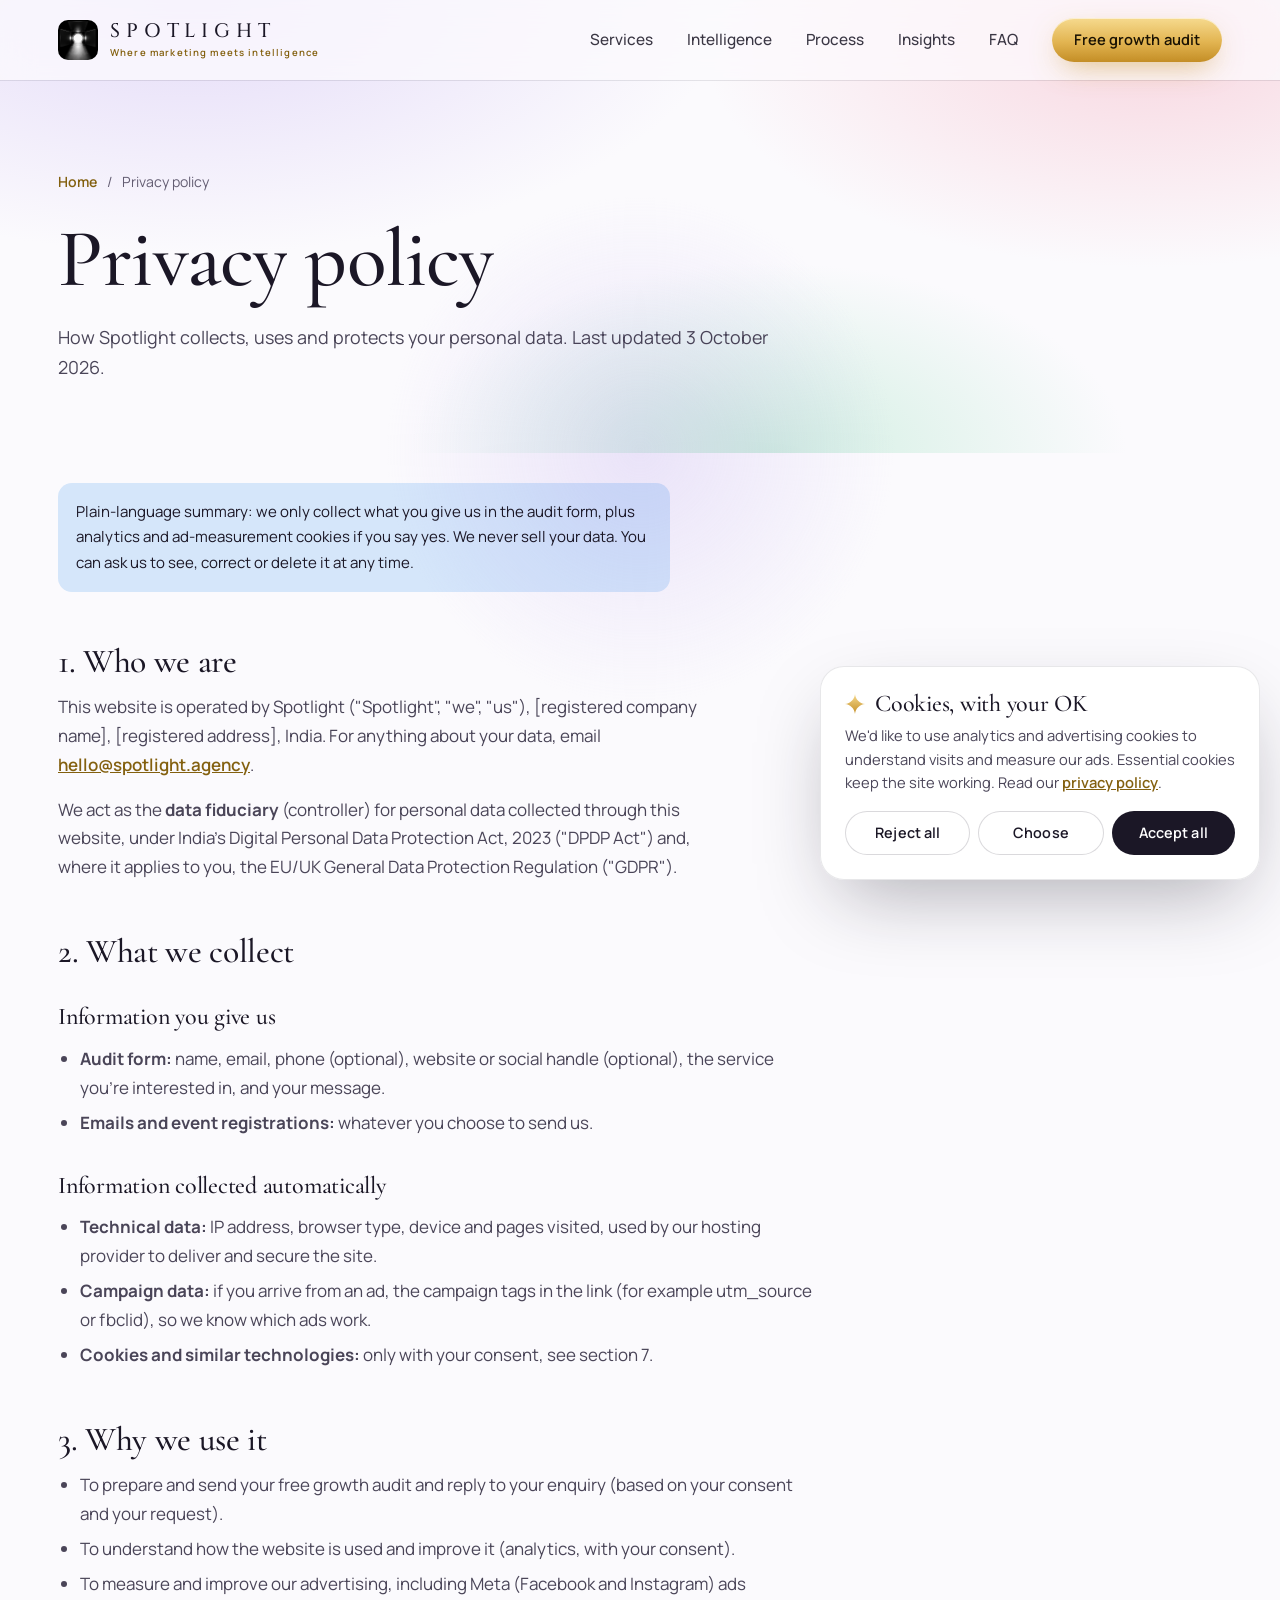
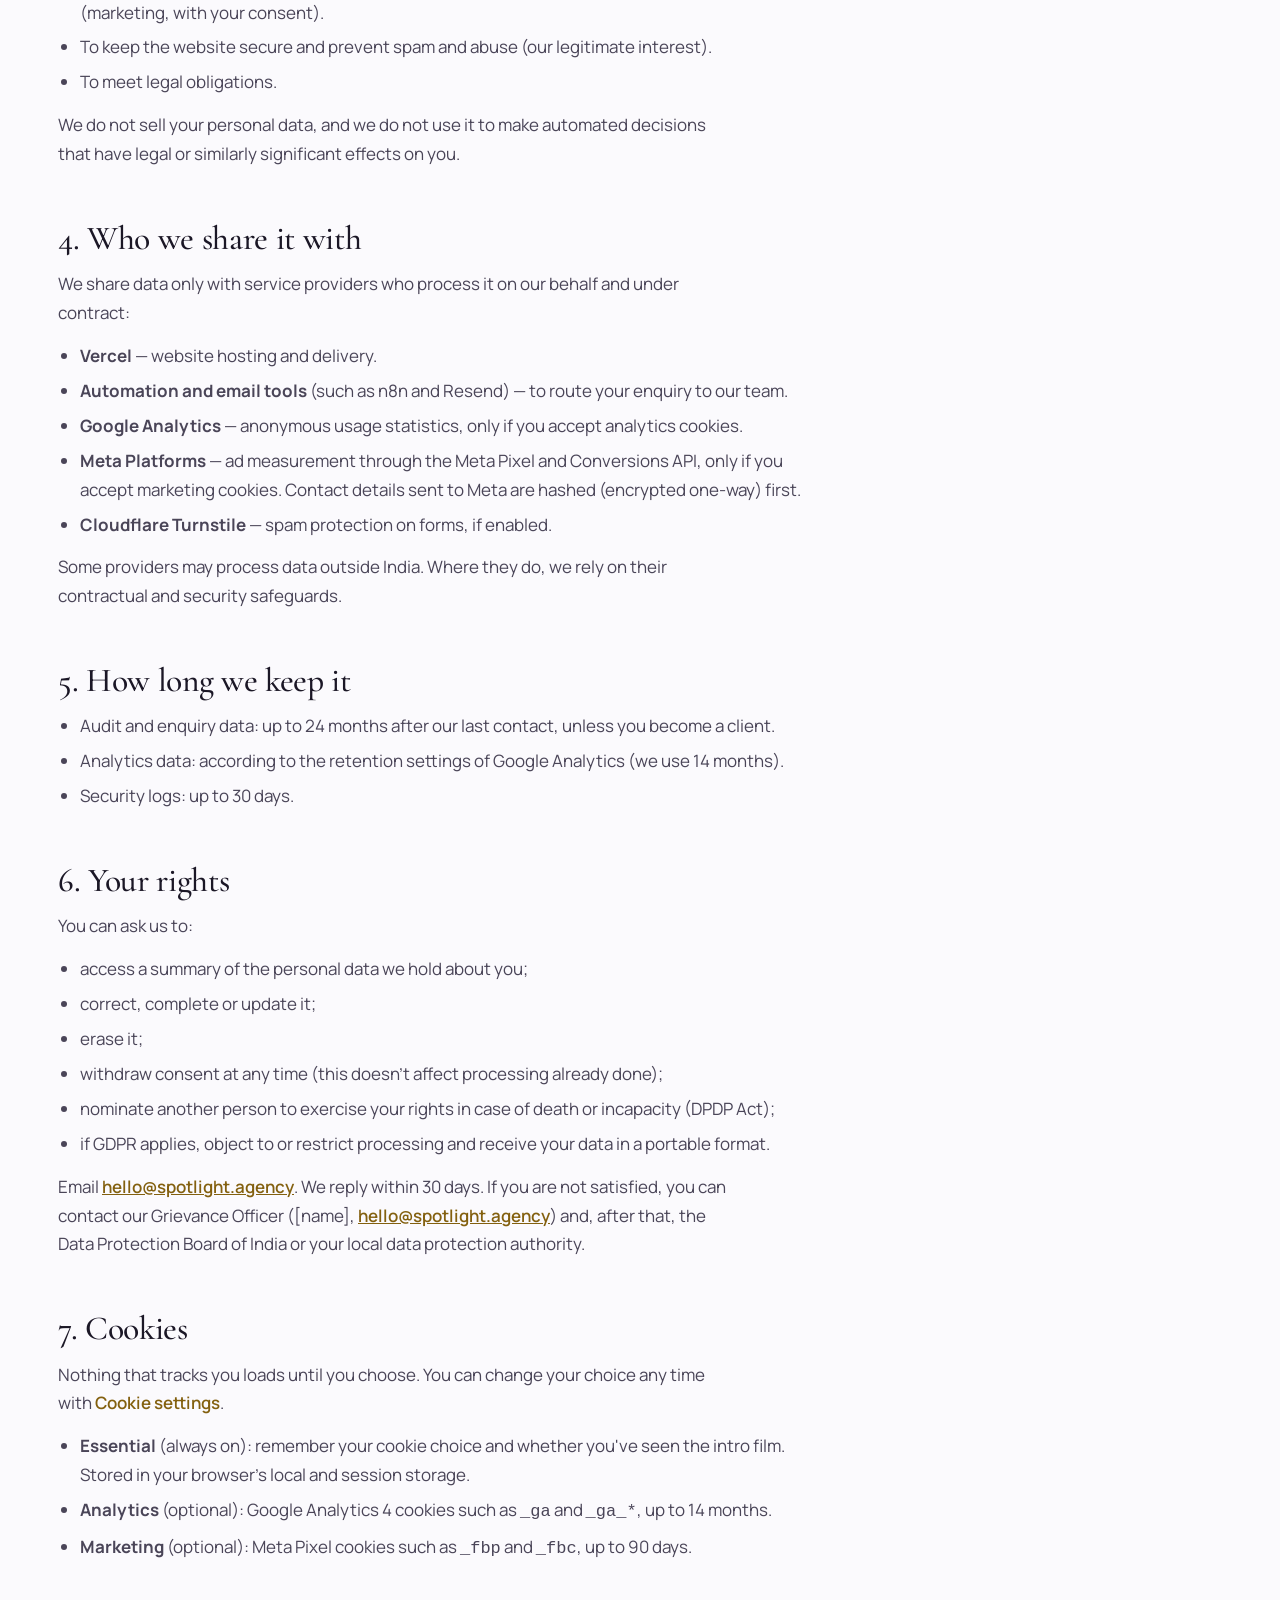
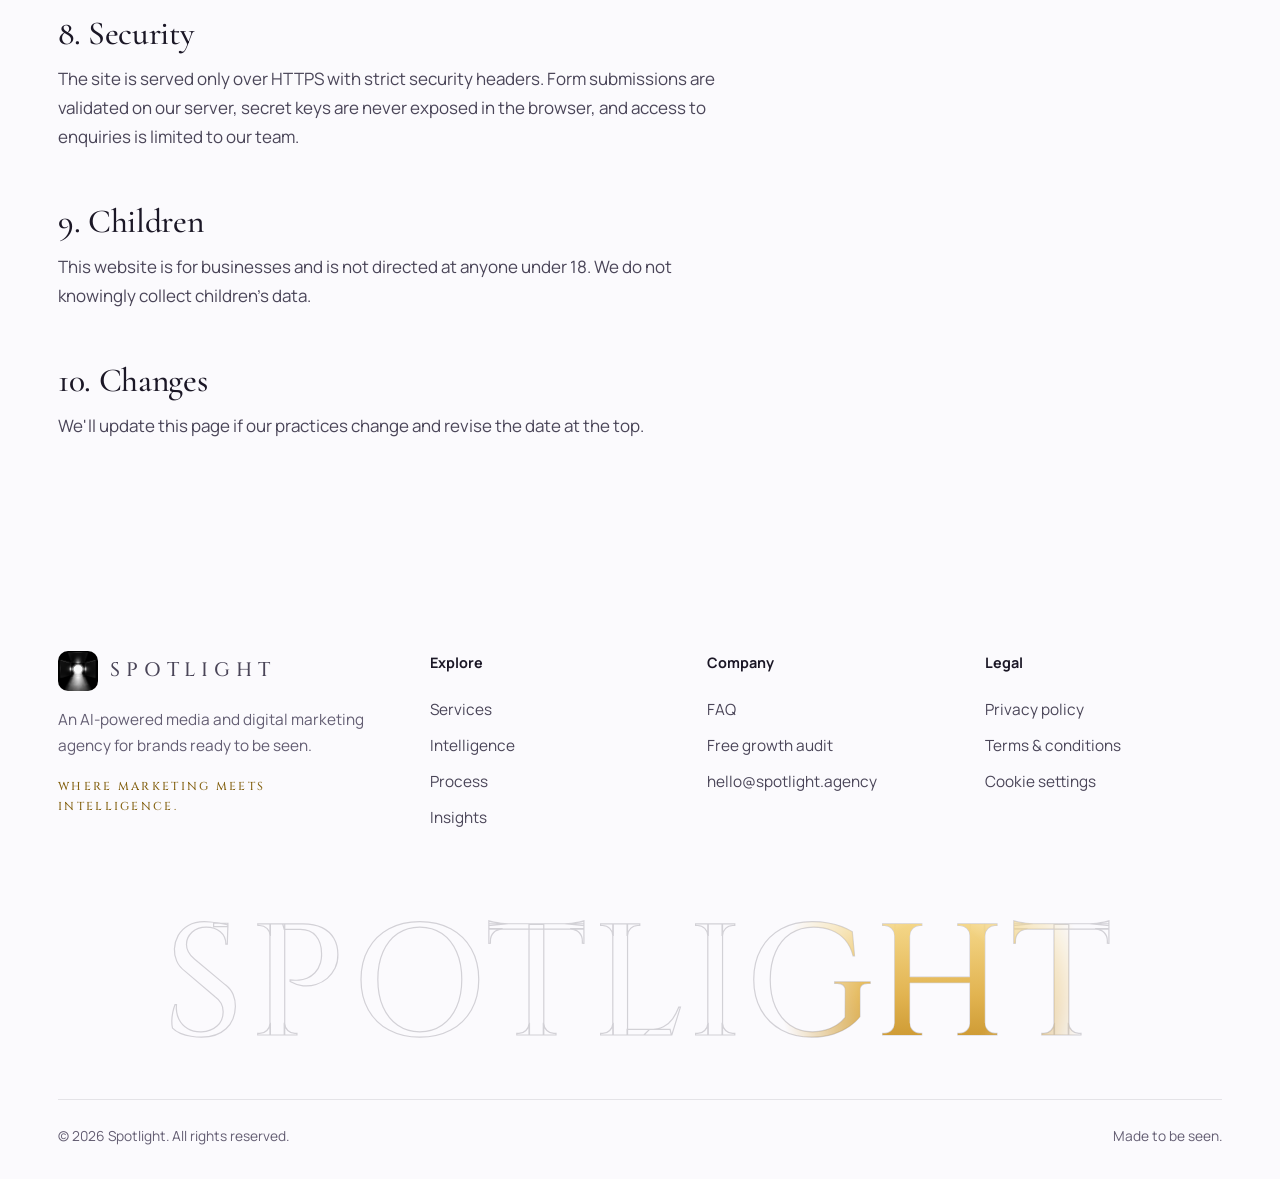
<file: privacy.html>
<!doctype html>
<html lang="en-IN">
<head>
<meta charset="utf-8">
<meta name="viewport" content="width=device-width, initial-scale=1, viewport-fit=cover">
<title>Privacy policy | Spotlight</title>
<meta name="description" content="How Spotlight collects, uses and protects your personal data, your rights under India&#39;s DPDP Act and GDPR, and how cookies are used on this site.">
<link rel="canonical" href="https://spotlight.agency/privacy">
<meta name="robots" content="index, follow, max-image-preview:large">
<meta name="theme-color" content="#FBFAFD">
<meta property="og:type" content="website">
<meta property="og:site_name" content="Spotlight">
<meta property="og:locale" content="en_IN">
<meta property="og:url" content="https://spotlight.agency/privacy">
<meta property="og:title" content="Privacy policy | Spotlight">
<meta property="og:description" content="How Spotlight collects, uses and protects your personal data, your rights under India&#39;s DPDP Act and GDPR, and how cookies are used on this site.">
<meta property="og:image" content="https://spotlight.agency/og-image.jpg">
<meta property="og:image:width" content="1200">
<meta property="og:image:height" content="630">
<meta name="twitter:card" content="summary_large_image">
<meta name="twitter:title" content="Privacy policy | Spotlight">
<meta name="twitter:description" content="How Spotlight collects, uses and protects your personal data, your rights under India&#39;s DPDP Act and GDPR, and how cookies are used on this site.">
<meta name="twitter:image" content="https://spotlight.agency/og-image.jpg">
<link rel="icon" type="image/png" sizes="32x32" href="/favicon-32.png">
<link rel="apple-touch-icon" sizes="180x180" href="/favicon-180.png">
<link rel="manifest" href="/site.webmanifest">
<link rel="alternate" type="application/rss+xml" title="Spotlight Insights" href="/feed.xml">
<link rel="preload" as="font" type="font/woff2" href="/font-manrope.woff2" crossorigin>
<link rel="preload" as="font" type="font/woff2" href="/font-cormorant-500.woff2" crossorigin>
<link rel="stylesheet" href="/style.css">
<script src="/main.js" defer></script>
<script type="application/ld+json">{"@context":"https://schema.org","@type":"WebPage","name":"Privacy policy","url":"https://spotlight.agency/privacy","dateModified":"2026-10-03"}</script>
<script type="application/ld+json">{"@context":"https://schema.org","@type":"BreadcrumbList","itemListElement":[{"@type":"ListItem","position":1,"name":"Home","item":"https://spotlight.agency/"},{"@type":"ListItem","position":2,"name":"Privacy policy","item":"https://spotlight.agency/privacy"}]}</script>

</head>
<body class="page-light">
<a class="skip" href="#main">Skip to content</a>
<div class="progress" aria-hidden="true"></div>
<div class="spot" aria-hidden="true"></div>
<div class="cursor" aria-hidden="true"></div>
<div class="cursor-ring" aria-hidden="true"><span></span></div>
<noscript><style>[data-reveal]{opacity:1;transform:none;clip-path:none}[data-split] .w>span{transform:none}</style></noscript>
<header class="site-header" id="header">
  <div class="wrap nav">
    <a href="/" class="brand"><img src="/favicon-180.png" alt="" width="40" height="40"><span class="brand-word">SPOTLIGHT<small>Where marketing meets intelligence</small></span></a>
    <button class="burger" type="button" aria-label="Open menu" aria-expanded="false" aria-controls="menu"><i></i><i></i><i></i></button>
    <nav class="menu" id="menu" aria-label="Main">
      <a href="/#services">Services</a>
      <a href="/#intelligence">Intelligence</a>
      <a href="/#process">Process</a>
      <a href="/insights">Insights</a>
      <a href="/#faq">FAQ</a>
      <a href="/#audit" class="btn btn-gold magnetic" data-cta="nav">Free growth audit</a>
    </nav>
  </div>
</header>
<main id="main">
<section class="page-hero"><div class="wrap">
  <nav class="crumbs" aria-label="Breadcrumb"><a href="/">Home</a><span aria-hidden="true">/</span><span>Privacy policy</span></nav>
  <h1 data-split>Privacy policy</h1>
  <p class="lede">How Spotlight collects, uses and protects your personal data. Last updated 3 October 2026.</p>
</div></section>
<div class="wrap"><div class="prose" data-reveal>
<p class="note">Plain-language summary: we only collect what you give us in the audit form, plus analytics and ad-measurement cookies if you say yes. We never sell your data. You can ask us to see, correct or delete it at any time.</p>

<h2 id="who">1. Who we are</h2>
<p>This website is operated by Spotlight ("Spotlight", "we", "us"), [registered company name], [registered address], India. For anything about your data, email <a href="mailto:hello@spotlight.agency">hello@spotlight.agency</a>.</p>
<p>We act as the <strong>data fiduciary</strong> (controller) for personal data collected through this website, under India's Digital Personal Data Protection Act, 2023 ("DPDP Act") and, where it applies to you, the EU/UK General Data Protection Regulation ("GDPR").</p>

<h2 id="collect">2. What we collect</h2>
<h3>Information you give us</h3>
<ul>
<li><strong>Audit form:</strong> name, email, phone (optional), website or social handle (optional), the service you're interested in, and your message.</li>
<li><strong>Emails and event registrations:</strong> whatever you choose to send us.</li>
</ul>
<h3>Information collected automatically</h3>
<ul>
<li><strong>Technical data:</strong> IP address, browser type, device and pages visited, used by our hosting provider to deliver and secure the site.</li>
<li><strong>Campaign data:</strong> if you arrive from an ad, the campaign tags in the link (for example utm_source or fbclid), so we know which ads work.</li>
<li><strong>Cookies and similar technologies:</strong> only with your consent, see section 7.</li>
</ul>

<h2 id="use">3. Why we use it</h2>
<ul>
<li>To prepare and send your free growth audit and reply to your enquiry (based on your consent and your request).</li>
<li>To understand how the website is used and improve it (analytics, with your consent).</li>
<li>To measure and improve our advertising, including Meta (Facebook and Instagram) ads (marketing, with your consent).</li>
<li>To keep the website secure and prevent spam and abuse (our legitimate interest).</li>
<li>To meet legal obligations.</li>
</ul>
<p>We do not sell your personal data, and we do not use it to make automated decisions that have legal or similarly significant effects on you.</p>

<h2 id="share">4. Who we share it with</h2>
<p>We share data only with service providers who process it on our behalf and under contract:</p>
<ul>
<li><strong>Vercel</strong> — website hosting and delivery.</li>
<li><strong>Automation and email tools</strong> (such as n8n and Resend) — to route your enquiry to our team.</li>
<li><strong>Google Analytics</strong> — anonymous usage statistics, only if you accept analytics cookies.</li>
<li><strong>Meta Platforms</strong> — ad measurement through the Meta Pixel and Conversions API, only if you accept marketing cookies. Contact details sent to Meta are hashed (encrypted one-way) first.</li>
<li><strong>Cloudflare Turnstile</strong> — spam protection on forms, if enabled.</li>
</ul>
<p>Some providers may process data outside India. Where they do, we rely on their contractual and security safeguards.</p>

<h2 id="keep">5. How long we keep it</h2>
<ul>
<li>Audit and enquiry data: up to 24 months after our last contact, unless you become a client.</li>
<li>Analytics data: according to the retention settings of Google Analytics (we use 14 months).</li>
<li>Security logs: up to 30 days.</li>
</ul>

<h2 id="rights">6. Your rights</h2>
<p>You can ask us to:</p>
<ul>
<li>access a summary of the personal data we hold about you;</li>
<li>correct, complete or update it;</li>
<li>erase it;</li>
<li>withdraw consent at any time (this doesn't affect processing already done);</li>
<li>nominate another person to exercise your rights in case of death or incapacity (DPDP Act);</li>
<li>if GDPR applies, object to or restrict processing and receive your data in a portable format.</li>
</ul>
<p>Email <a href="mailto:hello@spotlight.agency">hello@spotlight.agency</a>. We reply within 30 days. If you are not satisfied, you can contact our Grievance Officer ([name], <a href="mailto:hello@spotlight.agency">hello@spotlight.agency</a>) and, after that, the Data Protection Board of India or your local data protection authority.</p>

<h2 id="cookies">7. Cookies</h2>
<p>Nothing that tracks you loads until you choose. You can change your choice any time with <button type="button" data-open-consent class="text-link">Cookie settings</button>.</p>
<ul>
<li><strong>Essential</strong> (always on): remember your cookie choice and whether you've seen the intro film. Stored in your browser's local and session storage.</li>
<li><strong>Analytics</strong> (optional): Google Analytics 4 cookies such as <code>_ga</code> and <code>_ga_*</code>, up to 14 months.</li>
<li><strong>Marketing</strong> (optional): Meta Pixel cookies such as <code>_fbp</code> and <code>_fbc</code>, up to 90 days.</li>
</ul>

<h2 id="security">8. Security</h2>
<p>The site is served only over HTTPS with strict security headers. Form submissions are validated on our server, secret keys are never exposed in the browser, and access to enquiries is limited to our team.</p>

<h2 id="children">9. Children</h2>
<p>This website is for businesses and is not directed at anyone under 18. We do not knowingly collect children's data.</p>

<h2 id="changes">10. Changes</h2>
<p>We'll update this page if our practices change and revise the date at the top.</p>
</div></div>
</main>
<footer class="site-footer" id="footer">
  <div class="wrap">
    <div class="foot-grid">
      <div class="foot-brand">
        <a href="/" class="brand"><img src="/favicon-180.png" alt="" width="40" height="40" loading="lazy"><span class="brand-word">SPOTLIGHT</span></a>
        <p>An AI-powered media and digital marketing agency for brands ready to be seen.</p>
        <p class="tag">WHERE MARKETING MEETS INTELLIGENCE.</p>
      </div>
      <div><h4>Explore</h4><a href="/#services">Services</a><a href="/#intelligence">Intelligence</a><a href="/#process">Process</a><a href="/insights">Insights</a></div>
      <div><h4>Company</h4><a href="/#faq">FAQ</a><a href="/#audit">Free growth audit</a><a href="mailto:hello@spotlight.agency">hello@spotlight.agency</a></div>
      <div><h4>Legal</h4><a href="/privacy">Privacy policy</a><a href="/terms">Terms &amp; conditions</a><button type="button" data-open-consent>Cookie settings</button></div>
    </div>
    <div class="bigword" aria-hidden="true"><span class="outline">SPOTLIGHT</span><span class="fill">SPOTLIGHT</span></div>
    <div class="copyright"><span>© <span data-year>2026</span> Spotlight. All rights reserved.</span><span>Made to be seen.</span></div>
  </div>
</footer>
<div class="consent" id="consent" role="dialog" aria-labelledby="consent-title" aria-describedby="consent-desc">
  <h2 id="consent-title"><svg width="20" height="20" viewBox="0 0 24 24" aria-hidden="true"><use href="#i-star"/></svg>Cookies, with your OK</h2>
  <p id="consent-desc">We'd like to use analytics and advertising cookies to understand visits and measure our ads. Essential cookies keep the site working. Read our <a href="/privacy#cookies">privacy policy</a>.</p>
  <div class="consent-opts">
    <div class="opt-row"><div><b>Essential</b><span>Required for the site to work</span></div><label class="switch"><input type="checkbox" checked disabled aria-label="Essential cookies, always on"><i></i></label></div>
    <div class="opt-row"><div><b>Analytics</b><span>Google Analytics: anonymous visit stats</span></div><label class="switch"><input type="checkbox" id="c-analytics" aria-label="Analytics cookies"><i></i></label></div>
    <div class="opt-row"><div><b>Marketing</b><span>Meta Pixel: measure and improve our ads</span></div><label class="switch"><input type="checkbox" id="c-marketing" aria-label="Marketing cookies"><i></i></label></div>
  </div>
  <div class="consent-actions">
    <button type="button" class="btn btn-line" data-consent="reject">Reject all</button>
    <button type="button" class="btn btn-line" data-consent="custom">Choose</button>
    <button type="button" class="btn btn-ink" data-consent="accept">Accept all</button>
  </div>
</div>
<svg width="0" height="0" style="position:absolute" aria-hidden="true"><defs><linearGradient id="g-gold" x1="0" y1="0" x2="0" y2="1"><stop offset="0" stop-color="#F6DA8E"/><stop offset="1" stop-color="#C48E26"/></linearGradient><symbol id="i-star" viewBox="0 0 24 24"><path fill="url(#g-gold)" d="M12 0c.6 6.4 5.6 11.4 12 12-6.4.6-11.4 5.6-12 12-.6-6.4-5.6-11.4-12-12C6.4 11.4 11.4 6.4 12 0z"/></symbol></defs></svg>
</body>
</html>
</file>
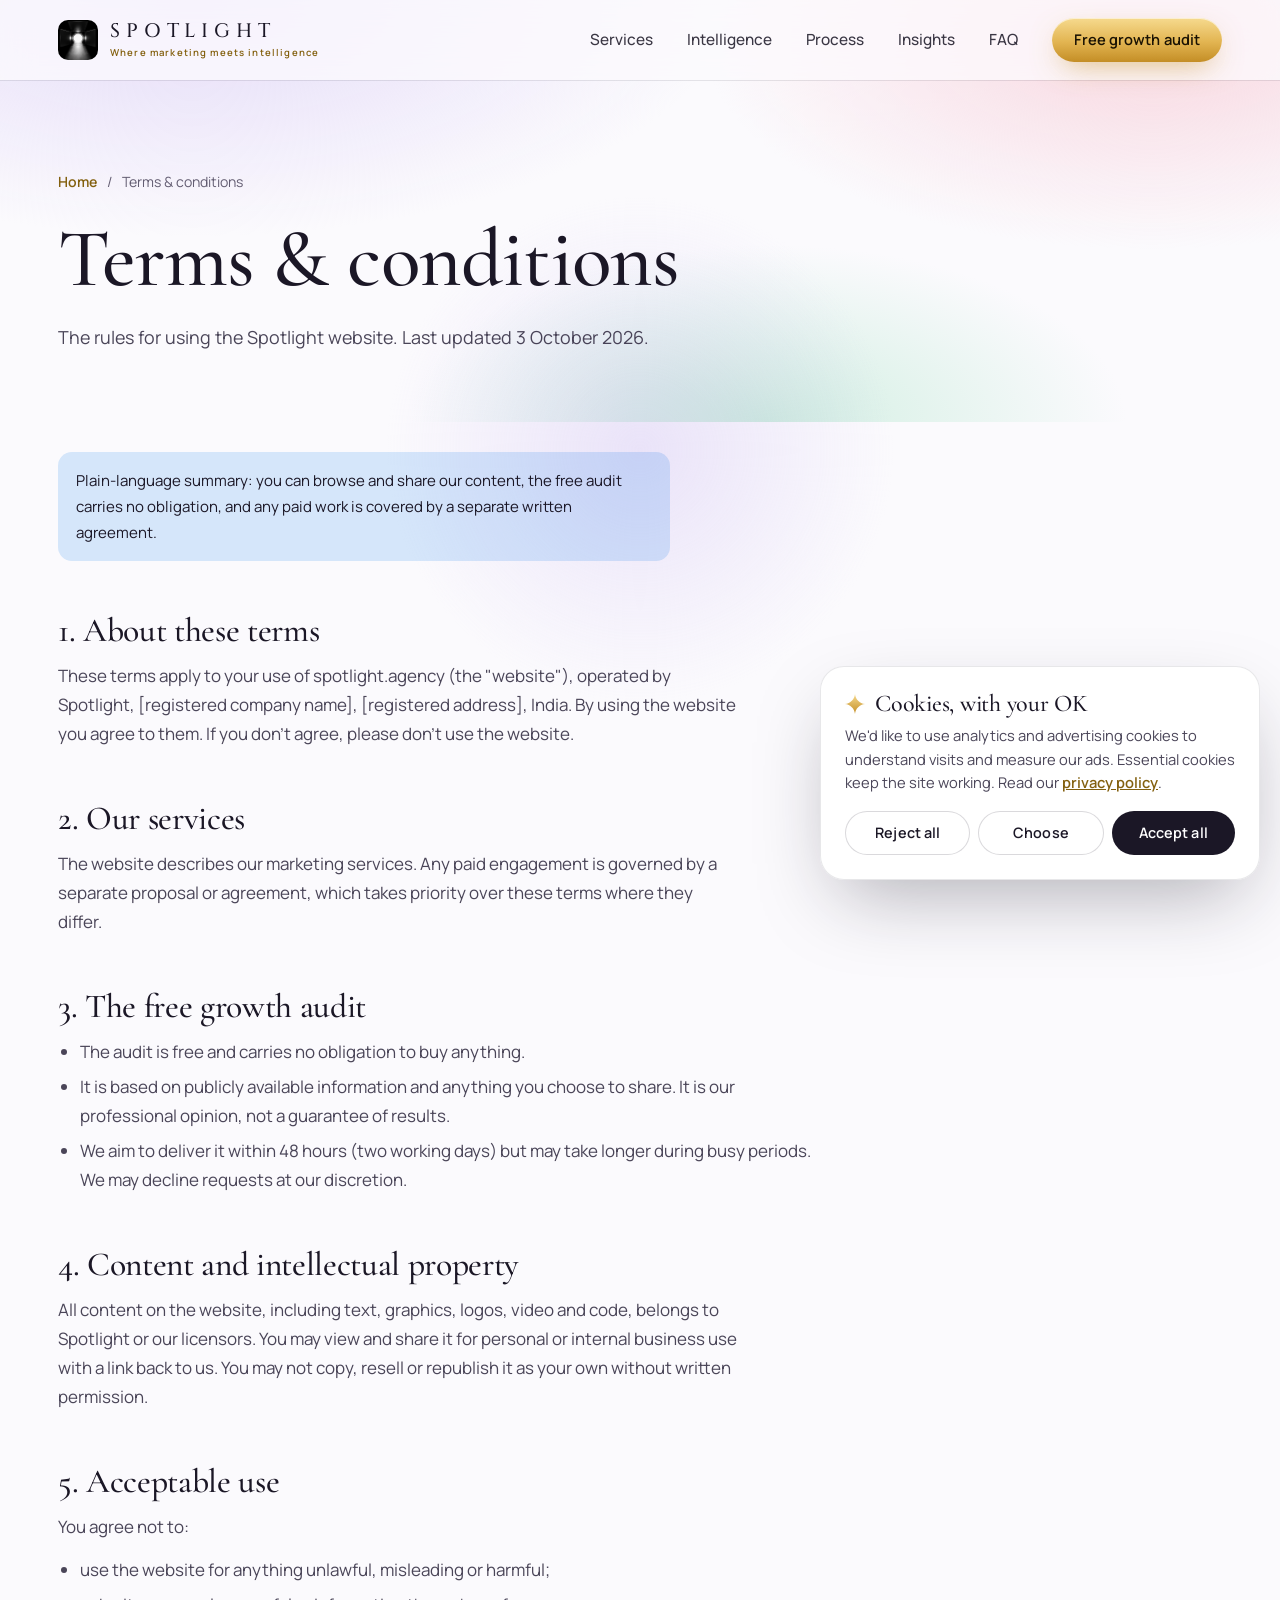
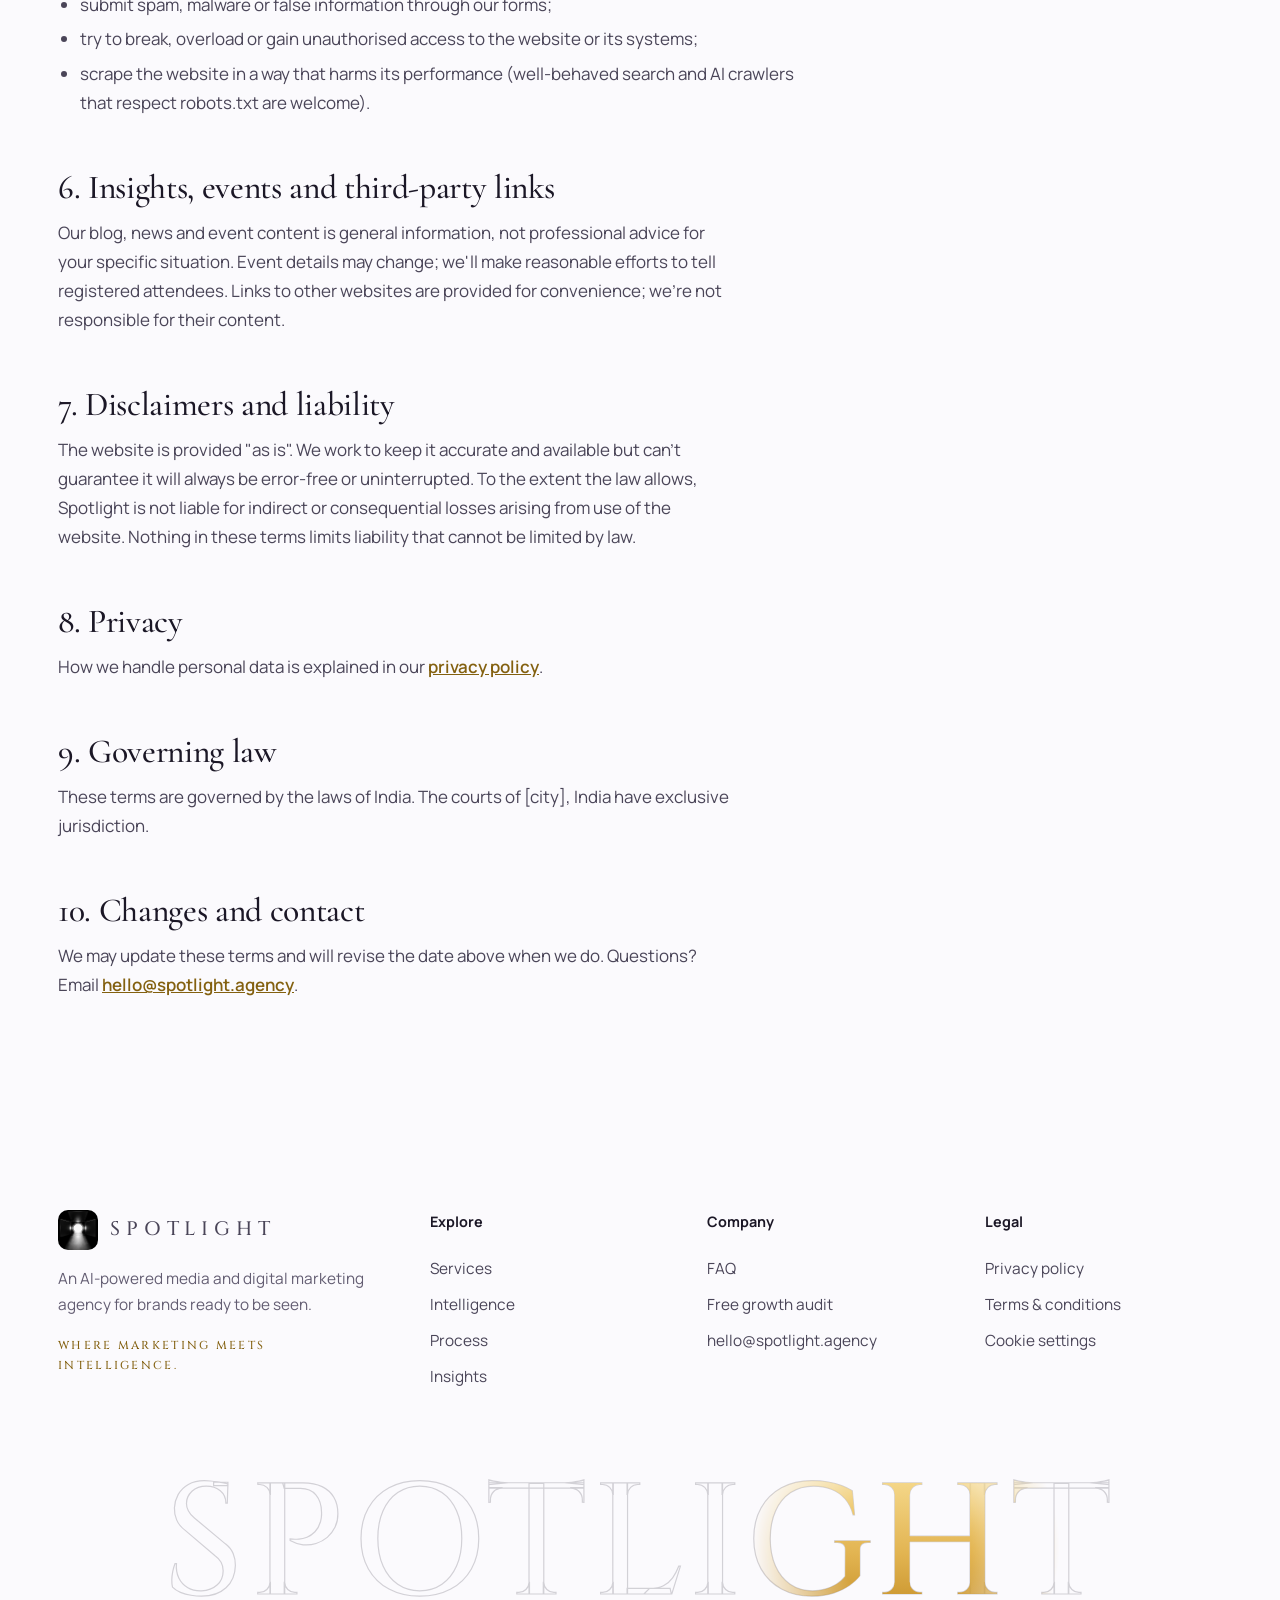
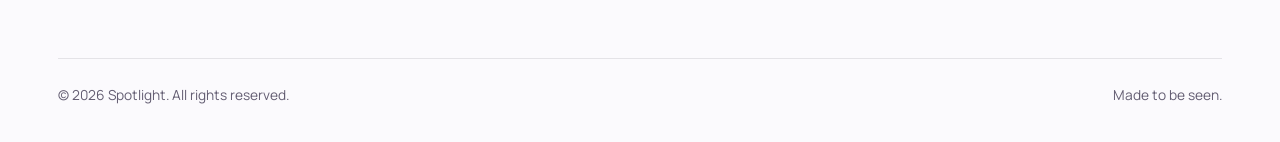
<file: terms.html>
<!doctype html>
<html lang="en-IN">
<head>
<meta charset="utf-8">
<meta name="viewport" content="width=device-width, initial-scale=1, viewport-fit=cover">
<title>Terms &amp; conditions | Spotlight</title>
<meta name="description" content="The terms for using the Spotlight website, the free growth audit, our content and insights.">
<link rel="canonical" href="https://spotlight.agency/terms">
<meta name="robots" content="index, follow, max-image-preview:large">
<meta name="theme-color" content="#FBFAFD">
<meta property="og:type" content="website">
<meta property="og:site_name" content="Spotlight">
<meta property="og:locale" content="en_IN">
<meta property="og:url" content="https://spotlight.agency/terms">
<meta property="og:title" content="Terms &amp; conditions | Spotlight">
<meta property="og:description" content="The terms for using the Spotlight website, the free growth audit, our content and insights.">
<meta property="og:image" content="https://spotlight.agency/og-image.jpg">
<meta property="og:image:width" content="1200">
<meta property="og:image:height" content="630">
<meta name="twitter:card" content="summary_large_image">
<meta name="twitter:title" content="Terms &amp; conditions | Spotlight">
<meta name="twitter:description" content="The terms for using the Spotlight website, the free growth audit, our content and insights.">
<meta name="twitter:image" content="https://spotlight.agency/og-image.jpg">
<link rel="icon" type="image/png" sizes="32x32" href="/favicon-32.png">
<link rel="apple-touch-icon" sizes="180x180" href="/favicon-180.png">
<link rel="manifest" href="/site.webmanifest">
<link rel="alternate" type="application/rss+xml" title="Spotlight Insights" href="/feed.xml">
<link rel="preload" as="font" type="font/woff2" href="/font-manrope.woff2" crossorigin>
<link rel="preload" as="font" type="font/woff2" href="/font-cormorant-500.woff2" crossorigin>
<link rel="stylesheet" href="/style.css">
<script src="/main.js" defer></script>
<script type="application/ld+json">{"@context":"https://schema.org","@type":"WebPage","name":"Terms & conditions","url":"https://spotlight.agency/terms","dateModified":"2026-10-03"}</script>
<script type="application/ld+json">{"@context":"https://schema.org","@type":"BreadcrumbList","itemListElement":[{"@type":"ListItem","position":1,"name":"Home","item":"https://spotlight.agency/"},{"@type":"ListItem","position":2,"name":"Terms & conditions","item":"https://spotlight.agency/terms"}]}</script>

</head>
<body class="page-light">
<a class="skip" href="#main">Skip to content</a>
<div class="progress" aria-hidden="true"></div>
<div class="spot" aria-hidden="true"></div>
<div class="cursor" aria-hidden="true"></div>
<div class="cursor-ring" aria-hidden="true"><span></span></div>
<noscript><style>[data-reveal]{opacity:1;transform:none;clip-path:none}[data-split] .w>span{transform:none}</style></noscript>
<header class="site-header" id="header">
  <div class="wrap nav">
    <a href="/" class="brand"><img src="/favicon-180.png" alt="" width="40" height="40"><span class="brand-word">SPOTLIGHT<small>Where marketing meets intelligence</small></span></a>
    <button class="burger" type="button" aria-label="Open menu" aria-expanded="false" aria-controls="menu"><i></i><i></i><i></i></button>
    <nav class="menu" id="menu" aria-label="Main">
      <a href="/#services">Services</a>
      <a href="/#intelligence">Intelligence</a>
      <a href="/#process">Process</a>
      <a href="/insights">Insights</a>
      <a href="/#faq">FAQ</a>
      <a href="/#audit" class="btn btn-gold magnetic" data-cta="nav">Free growth audit</a>
    </nav>
  </div>
</header>
<main id="main">
<section class="page-hero"><div class="wrap">
  <nav class="crumbs" aria-label="Breadcrumb"><a href="/">Home</a><span aria-hidden="true">/</span><span>Terms &amp; conditions</span></nav>
  <h1 data-split>Terms &amp; conditions</h1>
  <p class="lede">The rules for using the Spotlight website. Last updated 3 October 2026.</p>
</div></section>
<div class="wrap"><div class="prose" data-reveal>
<p class="note">Plain-language summary: you can browse and share our content, the free audit carries no obligation, and any paid work is covered by a separate written agreement.</p>

<h2>1. About these terms</h2>
<p>These terms apply to your use of spotlight.agency (the "website"), operated by Spotlight, [registered company name], [registered address], India. By using the website you agree to them. If you don't agree, please don't use the website.</p>

<h2>2. Our services</h2>
<p>The website describes our marketing services. Any paid engagement is governed by a separate proposal or agreement, which takes priority over these terms where they differ.</p>

<h2>3. The free growth audit</h2>
<ul>
<li>The audit is free and carries no obligation to buy anything.</li>
<li>It is based on publicly available information and anything you choose to share. It is our professional opinion, not a guarantee of results.</li>
<li>We aim to deliver it within 48 hours (two working days) but may take longer during busy periods. We may decline requests at our discretion.</li>
</ul>

<h2>4. Content and intellectual property</h2>
<p>All content on the website, including text, graphics, logos, video and code, belongs to Spotlight or our licensors. You may view and share it for personal or internal business use with a link back to us. You may not copy, resell or republish it as your own without written permission.</p>

<h2>5. Acceptable use</h2>
<p>You agree not to:</p>
<ul>
<li>use the website for anything unlawful, misleading or harmful;</li>
<li>submit spam, malware or false information through our forms;</li>
<li>try to break, overload or gain unauthorised access to the website or its systems;</li>
<li>scrape the website in a way that harms its performance (well-behaved search and AI crawlers that respect robots.txt are welcome).</li>
</ul>

<h2>6. Insights, events and third-party links</h2>
<p>Our blog, news and event content is general information, not professional advice for your specific situation. Event details may change; we'll make reasonable efforts to tell registered attendees. Links to other websites are provided for convenience; we're not responsible for their content.</p>

<h2>7. Disclaimers and liability</h2>
<p>The website is provided "as is". We work to keep it accurate and available but can't guarantee it will always be error-free or uninterrupted. To the extent the law allows, Spotlight is not liable for indirect or consequential losses arising from use of the website. Nothing in these terms limits liability that cannot be limited by law.</p>

<h2>8. Privacy</h2>
<p>How we handle personal data is explained in our <a href="/privacy">privacy policy</a>.</p>

<h2>9. Governing law</h2>
<p>These terms are governed by the laws of India. The courts of [city], India have exclusive jurisdiction.</p>

<h2>10. Changes and contact</h2>
<p>We may update these terms and will revise the date above when we do. Questions? Email <a href="mailto:hello@spotlight.agency">hello@spotlight.agency</a>.</p>
</div></div>
</main>
<footer class="site-footer" id="footer">
  <div class="wrap">
    <div class="foot-grid">
      <div class="foot-brand">
        <a href="/" class="brand"><img src="/favicon-180.png" alt="" width="40" height="40" loading="lazy"><span class="brand-word">SPOTLIGHT</span></a>
        <p>An AI-powered media and digital marketing agency for brands ready to be seen.</p>
        <p class="tag">WHERE MARKETING MEETS INTELLIGENCE.</p>
      </div>
      <div><h4>Explore</h4><a href="/#services">Services</a><a href="/#intelligence">Intelligence</a><a href="/#process">Process</a><a href="/insights">Insights</a></div>
      <div><h4>Company</h4><a href="/#faq">FAQ</a><a href="/#audit">Free growth audit</a><a href="mailto:hello@spotlight.agency">hello@spotlight.agency</a></div>
      <div><h4>Legal</h4><a href="/privacy">Privacy policy</a><a href="/terms">Terms &amp; conditions</a><button type="button" data-open-consent>Cookie settings</button></div>
    </div>
    <div class="bigword" aria-hidden="true"><span class="outline">SPOTLIGHT</span><span class="fill">SPOTLIGHT</span></div>
    <div class="copyright"><span>© <span data-year>2026</span> Spotlight. All rights reserved.</span><span>Made to be seen.</span></div>
  </div>
</footer>
<div class="consent" id="consent" role="dialog" aria-labelledby="consent-title" aria-describedby="consent-desc">
  <h2 id="consent-title"><svg width="20" height="20" viewBox="0 0 24 24" aria-hidden="true"><use href="#i-star"/></svg>Cookies, with your OK</h2>
  <p id="consent-desc">We'd like to use analytics and advertising cookies to understand visits and measure our ads. Essential cookies keep the site working. Read our <a href="/privacy#cookies">privacy policy</a>.</p>
  <div class="consent-opts">
    <div class="opt-row"><div><b>Essential</b><span>Required for the site to work</span></div><label class="switch"><input type="checkbox" checked disabled aria-label="Essential cookies, always on"><i></i></label></div>
    <div class="opt-row"><div><b>Analytics</b><span>Google Analytics: anonymous visit stats</span></div><label class="switch"><input type="checkbox" id="c-analytics" aria-label="Analytics cookies"><i></i></label></div>
    <div class="opt-row"><div><b>Marketing</b><span>Meta Pixel: measure and improve our ads</span></div><label class="switch"><input type="checkbox" id="c-marketing" aria-label="Marketing cookies"><i></i></label></div>
  </div>
  <div class="consent-actions">
    <button type="button" class="btn btn-line" data-consent="reject">Reject all</button>
    <button type="button" class="btn btn-line" data-consent="custom">Choose</button>
    <button type="button" class="btn btn-ink" data-consent="accept">Accept all</button>
  </div>
</div>
<svg width="0" height="0" style="position:absolute" aria-hidden="true"><defs><linearGradient id="g-gold" x1="0" y1="0" x2="0" y2="1"><stop offset="0" stop-color="#F6DA8E"/><stop offset="1" stop-color="#C48E26"/></linearGradient><symbol id="i-star" viewBox="0 0 24 24"><path fill="url(#g-gold)" d="M12 0c.6 6.4 5.6 11.4 12 12-6.4.6-11.4 5.6-12 12-.6-6.4-5.6-11.4-12-12C6.4 11.4 11.4 6.4 12 0z"/></symbol></defs></svg>
</body>
</html>
</file>
<file: style.css>
/* =========================================================
   SPOTLIGHT — Where marketing meets intelligence.
   Concept: from the dark stage into the light.
   A cinematic black hero (the intro film) opens onto a pearl
   world lit by pastel stage "gels": rose, lilac, mint, sky, peach.
   ========================================================= */

/* Self-hosted fonts: faster (no third-party connection) and privacy-friendly */
@font-face{font-family:"Cormorant Garamond";font-style:normal;font-weight:500;font-display:swap;src:url(/font-cormorant-500.woff2) format("woff2")}
@font-face{font-family:"Cormorant Garamond";font-style:normal;font-weight:600;font-display:swap;src:url(/font-cormorant-600.woff2) format("woff2")}
@font-face{font-family:"Manrope";font-style:normal;font-weight:200 800;font-display:swap;src:url(/font-manrope.woff2) format("woff2")}
@font-face{font-family:"Cinzel";font-style:normal;font-weight:500;font-display:swap;src:url(/font-cinzel-500.woff2) format("woff2")}

:root{
  /* ink + paper */
  --ink:#1B1726;
  --ink-2:#4A4558;
  --muted:#635D72;
  --pearl:#FBFAFD;
  --paper:#FFFFFF;
  --line:rgba(27,23,38,.10);
  --line-2:rgba(27,23,38,.16);

  /* gold from the logo */
  --gold:#83600F;        /* text-safe on light (AA) */
  --gold-2:#C9972F;      /* decorative */
  --gold-hi:#EBC66E;     /* on dark */
  --gold-grad:linear-gradient(180deg,#F6DA8E 0%,#E2B451 55%,#C48E26 100%);

  /* stage gels (pastels) */
  --rose:#F8D8E1;
  --lilac:#E4DBF8;
  --mint:#D2EFE2;
  --sky:#D5E6FA;
  --peach:#FCE2CC;
  --butter:#FAEFC2;

  --stage:#000;
  --stage-text:#F2F1F5;
  --stage-muted:#B9B6C3;

  --display:"Cormorant Garamond", "Cormorant", Georgia, serif;
  --body:"Manrope", system-ui, -apple-system, "Segoe UI", sans-serif;
  --brand:"Cinzel", "Trajan Pro", Georgia, serif;

  --max:1220px;
  --r-lg:28px;
  --r-md:18px;
  --r-sm:12px;
  --ease:cubic-bezier(.2,.7,.1,1);
  --ease-out:cubic-bezier(.16,1,.3,1);
  --shadow:0 1px 2px rgba(27,23,38,.04),0 18px 50px -18px rgba(60,40,90,.22);
}

/* ---------- base ---------- */
*,*::before,*::after{box-sizing:border-box}
*{margin:0;padding:0}
html{-webkit-text-size-adjust:100%;scroll-padding-top:90px}
body{background:var(--pearl);color:var(--ink);font-family:var(--body);font-size:1.0625rem;line-height:1.7;-webkit-font-smoothing:antialiased;text-rendering:optimizeLegibility;overflow-x:hidden}
img,svg,video,canvas{display:block;max-width:100%}
a{color:inherit;text-decoration:none}
button{font:inherit;color:inherit;background:none;border:0;cursor:pointer}
ul{list-style:none}
::selection{background:var(--butter);color:var(--ink)}
:focus-visible{outline:2px solid var(--gold-2);outline-offset:3px;border-radius:6px}
.wrap{max-width:var(--max);margin:0 auto;padding:0 28px}
.sr-only{position:absolute!important;width:1px;height:1px;overflow:hidden;clip:rect(0 0 0 0);white-space:nowrap}
.skip{position:fixed;left:16px;top:-60px;z-index:200;background:var(--ink);color:#fff;padding:10px 16px;border-radius:10px;transition:top .2s}
.skip:focus{top:16px}

h1,h2,h3{font-family:var(--display);font-weight:500;line-height:1.05;letter-spacing:-.01em}
h2{font-size:clamp(2.4rem,5.4vw,4.4rem)}
h3{font-size:1.6rem;line-height:1.15}
p{max-width:68ch}
.lede{font-size:clamp(1.08rem,1.4vw,1.22rem);color:var(--ink-2);margin-top:20px}
.kicker{display:inline-flex;align-items:center;gap:10px;font-size:.95rem;font-weight:600;color:var(--gold);margin-bottom:18px}
.kicker svg{width:14px;height:14px}

/* ---------- buttons ---------- */
.btn{position:relative;display:inline-flex;align-items:center;justify-content:center;gap:10px;min-height:52px;padding:0 28px;border-radius:999px;font-weight:600;font-size:1rem;letter-spacing:.005em;white-space:nowrap;overflow:hidden;isolation:isolate;transition:transform .35s var(--ease-out),box-shadow .35s var(--ease-out)}
.btn-gold{color:#1A1203;background:var(--gold-grad);box-shadow:0 10px 30px -10px rgba(201,151,47,.7),inset 0 1px 0 rgba(255,255,255,.6)}
.btn-gold::after{content:"";position:absolute;inset:0;z-index:-1;background:linear-gradient(110deg,transparent 30%,rgba(255,255,255,.75) 50%,transparent 70%);transform:translateX(-120%);transition:transform .9s var(--ease)}
.btn-gold:hover::after,.btn-gold:focus-visible::after{transform:translateX(120%)}
.btn-gold:hover{box-shadow:0 16px 40px -12px rgba(201,151,47,.85),inset 0 1px 0 rgba(255,255,255,.6)}
.btn-ink{color:#fff;background:var(--ink)}
.btn-ink:hover{box-shadow:0 14px 34px -14px rgba(27,23,38,.6)}
.btn .arrow{width:18px;height:18px;transition:transform .35s var(--ease-out)}
.btn:hover .arrow{transform:translateX(4px)}
.text-link{display:inline-flex;align-items:center;gap:10px;font-weight:600;color:var(--gold);background-image:linear-gradient(currentColor,currentColor);background-size:0% 1px;background-repeat:no-repeat;background-position:0 100%;transition:background-size .4s var(--ease-out)}
.text-link:hover{background-size:100% 1px}

/* ---------- custom cursor (pointer devices only) ---------- */
.cursor,.cursor-ring,.spot{position:fixed;top:0;left:0;pointer-events:none;z-index:150;will-change:transform}
.cursor{width:8px;height:8px;margin:-4px 0 0 -4px;border-radius:50%;background:var(--gold-2)}
.cursor-ring{width:44px;height:44px;margin:-22px 0 0 -22px;border-radius:50%;border:1.5px solid var(--gold-2);display:grid;place-items:center;transition:width .35s var(--ease-out),height .35s var(--ease-out),margin .35s var(--ease-out),background .3s,border-color .3s}
.cursor-ring span{font-size:.72rem;font-weight:700;color:#1A1203;opacity:0;transition:opacity .2s}
.cursor-ring.is-hover{width:76px;height:76px;margin:-38px 0 0 -38px;background:rgba(235,198,110,.22)}
.cursor-ring.is-label{width:92px;height:92px;margin:-46px 0 0 -46px;background:var(--gold-grad);border-color:transparent}
.cursor-ring.is-label span{opacity:1}
.cursor-ring.is-down{transform:scale(.85)}
.spot{width:560px;height:560px;margin:-280px 0 0 -280px;z-index:1;border-radius:50%;background:radial-gradient(circle,var(--gel,var(--lilac)) 0%,transparent 64%);mix-blend-mode:multiply;opacity:.65;transition:background .6s}
html.has-cursor,html.has-cursor a,html.has-cursor button,html.has-cursor [role="tab"],html.has-cursor summary{cursor:none}
html.has-cursor input,html.has-cursor textarea,html.has-cursor select{cursor:auto}
html:not(.has-cursor) .cursor,html:not(.has-cursor) .cursor-ring,html:not(.has-cursor) .spot{display:none}

/* scroll progress */
.progress{position:fixed;top:0;left:0;right:0;height:2px;z-index:120;transform-origin:0 50%;transform:scaleX(var(--p,0));background:var(--gold-grad)}

/* ---------- header ---------- */
.site-header{position:fixed;inset:0 0 auto 0;z-index:100;color:#fff;transition:background .45s,color .45s,box-shadow .45s,transform .45s var(--ease-out)}
.site-header.is-light,.page-light .site-header{color:var(--ink);background:rgba(251,250,253,.78);backdrop-filter:saturate(1.6) blur(16px);-webkit-backdrop-filter:saturate(1.6) blur(16px);box-shadow:0 1px 0 var(--line)}
.site-header.is-hidden{transform:translateY(-100%)}
.nav{display:flex;align-items:center;justify-content:space-between;gap:24px;height:80px}
.brand{display:flex;align-items:center;gap:12px}
.brand img{width:40px;height:40px;border-radius:10px;box-shadow:0 0 0 1px rgba(255,255,255,.12)}
.brand-word{font-family:var(--brand);font-weight:500;font-size:1.22rem;letter-spacing:.3em;line-height:1}
.brand-word small{display:block;font-family:var(--body);font-size:.6rem;letter-spacing:.12em;font-weight:600;color:var(--gold-hi);margin-top:6px}
.is-light .brand-word small,.page-light .brand-word small{color:var(--gold)}
.menu{display:flex;align-items:center;gap:34px}
.menu a:not(.btn){position:relative;font-size:.96rem;font-weight:500;opacity:.86;transition:opacity .2s}
.menu a:not(.btn)::after{content:"";position:absolute;left:0;right:0;bottom:-6px;height:1.5px;background:var(--gold-2);transform:scaleX(0);transform-origin:right;transition:transform .45s var(--ease-out)}
.menu a:not(.btn):hover,.menu a[aria-current="page"]{opacity:1}
.menu a:not(.btn):hover::after,.menu a[aria-current="page"]::after{transform:scaleX(1);transform-origin:left}
.menu .btn{min-height:44px;padding:0 22px;font-size:.92rem}
.burger{display:none;width:46px;height:46px;border-radius:50%;position:relative}
.burger i{position:absolute;left:13px;right:13px;height:1.6px;background:currentColor;transition:transform .4s var(--ease-out),opacity .3s}
.burger i:nth-child(1){top:17px}.burger i:nth-child(2){top:23px}.burger i:nth-child(3){top:29px}
.burger[aria-expanded="true"] i:nth-child(1){transform:translateY(6px) rotate(45deg)}
.burger[aria-expanded="true"] i:nth-child(2){opacity:0}
.burger[aria-expanded="true"] i:nth-child(3){transform:translateY(-6px) rotate(-45deg)}

/* ---------- intro film overlay ---------- */
.intro{position:fixed;inset:0;z-index:300;background:#000;display:grid;place-items:center;clip-path:circle(150% at 50% 32%);transition:clip-path 1.3s var(--ease),opacity .6s}
.intro[hidden]{display:none}
.intro.is-out{clip-path:circle(0% at 50% 32%)}
.intro video{width:100%;height:100%;object-fit:cover}
.intro-ui{position:absolute;right:24px;bottom:28px;display:flex;gap:10px}
.intro-ui button{min-height:44px;padding:0 20px;border-radius:999px;font-size:.92rem;font-weight:600;color:#fff;background:rgba(255,255,255,.1);border:1px solid rgba(255,255,255,.28);backdrop-filter:blur(8px);transition:background .25s}
.intro-ui button:hover{background:rgba(255,255,255,.2)}
.intro-ui .intro-skip{background:var(--gold-grad);color:#1A1203;border-color:transparent}
.intro-bar{position:absolute;left:0;right:0;bottom:0;height:3px;background:rgba(255,255,255,.12)}
.intro-bar i{display:block;height:100%;width:100%;transform-origin:0 50%;transform:scaleX(var(--t,0));background:var(--gold-grad)}

/* ---------- hero (dark stage) ---------- */
.hero{position:relative;min-height:100vh;min-height:100svh;background:var(--stage);color:var(--stage-text);display:flex;flex-direction:column;justify-content:center;overflow:hidden;isolation:isolate;padding:120px 0 150px}
.hero-media{position:absolute;inset:0;z-index:-3;overflow:hidden}
.hero-video{position:absolute;inset:0;width:100%;height:100%;object-fit:cover;transform:translate3d(calc(var(--shift,20%) + var(--mx,0px)),var(--my,0px),0) scale(1.06);transition:transform 1.2s var(--ease-out)}
.dust{position:absolute;inset:0;z-index:-2;width:100%;height:100%}
.hero-scrim{position:absolute;inset:0;z-index:-1;background:
  linear-gradient(90deg,#000 0%,rgba(0,0,0,.86) 32%,rgba(0,0,0,.2) 62%,transparent 80%),
  linear-gradient(0deg,#000 0%,transparent 28%)}
.hero-beam{position:absolute;inset:0;z-index:-1;pointer-events:none;background:radial-gradient(520px circle at var(--hx,70%) var(--hy,40%),rgba(235,198,110,.14),transparent 60%)}
.hero-inner{position:relative;width:100%}
.hero-copy{max-width:640px}
.hero .kicker{color:var(--gold-hi)}
.hero h1{font-size:clamp(3rem,7.4vw,6.6rem);line-height:.98;font-weight:500;letter-spacing:-.015em}
.hero h1 .line{display:block;overflow:hidden;padding-bottom:.08em}
.hero h1 .line>span{display:inline-block}
.hero h1 .silver{background:linear-gradient(180deg,#fff 0%,#E3E2E8 46%,#9A98A4 58%,#F4F3F7 100%);-webkit-background-clip:text;background-clip:text;color:transparent}
.hero h1 .goldtext{background:var(--gold-grad);-webkit-background-clip:text;background-clip:text;color:transparent}
.hero .lede{color:var(--stage-muted);max-width:52ch}
.hero-actions{display:flex;flex-wrap:wrap;align-items:center;gap:18px 26px;margin-top:38px}
.play-link{display:inline-flex;align-items:center;gap:12px;font-weight:600;color:#fff;font-size:.98rem}
.play-link .ring{width:46px;height:46px;border-radius:50%;display:grid;place-items:center;border:1px solid rgba(255,255,255,.35);position:relative}
.play-link .ring::before{content:"";position:absolute;inset:-6px;border-radius:50%;border:1px solid rgba(235,198,110,.5);animation:ping 2.4s var(--ease) infinite}
.play-link svg{width:14px;height:14px;margin-left:2px}
@keyframes ping{0%{transform:scale(.85);opacity:1}100%{transform:scale(1.35);opacity:0}}

/* hero entrance — runs when <html> gets .is-ready (after intro) */
.reveal-hero{opacity:0;transform:translateY(26px)}
.hero h1 .line>span{transform:translateY(110%)}
.is-ready .reveal-hero{opacity:1;transform:none;transition:opacity 1s var(--ease-out),transform 1.1s var(--ease-out);transition-delay:calc(var(--d,0) * 1ms)}
.is-ready .hero h1 .line>span{transform:none;transition:transform 1.2s var(--ease-out);transition-delay:calc(var(--d,0) * 1ms)}

/* marquee */
.marquee{position:absolute;left:0;right:0;bottom:0;padding:22px 0;border-top:1px solid rgba(255,255,255,.1);overflow:hidden;mask-image:linear-gradient(90deg,transparent,#000 10%,#000 90%,transparent)}
.marquee-track{display:flex;gap:48px;width:max-content;animation:marquee 38s linear infinite}
.marquee:hover .marquee-track{animation-play-state:paused}
.marquee span{display:inline-flex;align-items:center;gap:48px;font-family:var(--display);font-size:1.5rem;color:#D8D6DE;white-space:nowrap}
.marquee span::after{content:"";width:14px;height:14px;background:var(--gold-grad);clip-path:polygon(50% 0,61% 39%,100% 50%,61% 61%,50% 100%,39% 61%,0 50%,39% 39%)}
@keyframes marquee{to{transform:translateX(-50%)}}

/* ---------- light world ---------- */
.stagefloor{position:relative;z-index:2;background:var(--pearl);border-radius:44px 44px 0 0;margin-top:-44px}
.stagefloor::before{content:"";position:absolute;left:50%;top:0;width:min(1100px,120vw);height:520px;transform:translateX(-50%);pointer-events:none;background:radial-gradient(50% 60% at 50% 0%,rgba(250,239,194,.9),rgba(228,219,248,.45) 45%,transparent 75%)}
section{position:relative}
.block{padding:140px 0}
.head{max-width:780px;margin-bottom:70px}
.head.center{margin-inline:auto;text-align:center}
.head.center p{margin-inline:auto}

/* split-word headings */
[data-split] .w{display:inline-block;overflow:hidden;vertical-align:top;padding-bottom:.1em;margin-bottom:-.1em}
[data-split] .w>span{display:inline-block;transform:translateY(105%);transition:transform 1s var(--ease-out);transition-delay:calc(var(--i) * 45ms)}
[data-split].in .w>span{transform:none}

/* generic reveals */
[data-reveal]{opacity:0;transform:translateY(34px);transition:opacity .9s var(--ease-out),transform 1s var(--ease-out);transition-delay:calc(var(--d,0) * 1ms)}
[data-reveal="mask"]{opacity:1;transform:none;clip-path:inset(0 0 100% 0 round 24px);transition:clip-path 1.2s var(--ease-out);transition-delay:calc(var(--d,0) * 1ms)}
[data-reveal="scale"]{transform:scale(.94)}
[data-reveal].in{opacity:1;transform:none}
[data-reveal="mask"].in{clip-path:inset(0 0 0 0 round 24px)}

/* manifesto */
.manifesto{padding:170px 0 120px;text-align:center}
.manifesto .star-lg{width:30px;height:30px;margin:0 auto 34px;animation:twinkle 3.2s ease-in-out infinite}
@keyframes twinkle{0%,100%{transform:scale(1) rotate(0);opacity:1}50%{transform:scale(.8) rotate(45deg);opacity:.7}}
.manifesto-text{font-family:var(--display);font-weight:500;font-size:clamp(2rem,4.6vw,3.9rem);line-height:1.14;max-width:22ch;margin:0 auto;letter-spacing:-.01em}
.manifesto-text .mw{color:rgba(27,23,38,.16);transition:color .5s}
.manifesto-text .mw.lit{color:var(--ink)}
.manifesto-text .mw.lit.gold{color:var(--gold)}
.promises{display:grid;grid-template-columns:repeat(4,1fr);margin-top:110px;border-top:1px solid var(--line)}
.promise{padding:34px 26px 0;text-align:left;border-left:1px solid var(--line)}
.promise:first-child{border-left:0;padding-left:0}
.promise b{display:block;font-family:var(--display);font-weight:500;font-size:clamp(2.6rem,4.4vw,3.6rem);line-height:1;color:var(--ink)}
.promise span{display:block;color:var(--muted);font-size:.98rem;margin-top:12px}

/* ---------- playcards (services) ---------- */
.services{background:linear-gradient(180deg,var(--pearl),#F6F2FB 50%,var(--pearl))}
.cards{display:grid;grid-template-columns:repeat(4,1fr);gap:22px;perspective:1400px}
.playcard{position:relative;height:430px;--rx:0deg;--ry:0deg;--gx:50%;--gy:30%}
.playcard .inner{position:relative;height:100%;transform-style:preserve-3d;transform:rotateX(var(--rx)) rotateY(calc(var(--ry) + var(--flip,0deg)));transition:transform .7s var(--ease-out)}
.playcard.is-tilting .inner{transition:transform .15s linear}
.playcard.is-flipped{--flip:180deg}
.face{position:absolute;inset:0;border-radius:var(--r-lg);padding:30px 28px;backface-visibility:hidden;-webkit-backface-visibility:hidden;overflow:hidden;display:flex;flex-direction:column;box-shadow:var(--shadow);border:1px solid rgba(255,255,255,.7)}
.face.front{background:linear-gradient(160deg,#fff 0%,var(--gel) 120%)}
.face.front::before{content:"";position:absolute;inset:0;pointer-events:none;background:radial-gradient(380px circle at var(--gx) var(--gy),rgba(255,255,255,.85),transparent 45%);opacity:0;transition:opacity .4s}
.playcard:hover .face.front::before,.playcard:focus-within .face.front::before{opacity:1}
.face.front::after{content:"";position:absolute;right:-60px;bottom:-60px;width:220px;height:220px;border-radius:50%;background:var(--gel);filter:blur(10px);opacity:.9;transition:transform .8s var(--ease-out)}
.playcard:hover .face.front::after{transform:scale(1.35) translate(-14px,-14px)}
.face.back{transform:rotateY(180deg);background:var(--ink);color:#EDEBF2;border-color:rgba(255,255,255,.08)}
.card-num{font-size:.85rem;font-weight:600;color:var(--muted);position:relative}
.card-ico{position:relative;width:62px;height:62px;border-radius:18px;background:rgba(255,255,255,.75);display:grid;place-items:center;margin:26px 0 auto;box-shadow:0 8px 20px -10px rgba(27,23,38,.25)}
.card-ico svg{width:30px;height:30px;color:var(--ink);stroke-dasharray:140;stroke-dashoffset:0}
.playcard:hover .card-ico svg{animation:draw 1.2s var(--ease-out)}
@keyframes draw{from{stroke-dashoffset:140}to{stroke-dashoffset:0}}
.face h3{position:relative;font-size:1.75rem;margin-top:24px}
.face .hook{position:relative;color:var(--ink-2);font-size:.98rem;margin-top:8px;line-height:1.5}
.flip-btn{position:static;display:inline-flex;align-items:center;gap:8px;margin-top:20px;font-size:.9rem;font-weight:700;color:var(--ink)}
.flip-btn::before{content:"";position:absolute;inset:0;z-index:2;border-radius:var(--r-lg)}
.flip-btn:focus-visible{outline:none}
.flip-btn:focus-visible::before{outline:2px solid var(--gold-2);outline-offset:-4px}
.flip-btn svg{width:16px;height:16px;transition:transform .45s var(--ease-out)}
.playcard:hover .flip-btn svg{transform:rotate(180deg)}
.face.back h3{font-size:1.45rem;color:#fff;margin-top:0}
.face.back p{font-size:.95rem;color:#C9C6D3;margin-top:12px;line-height:1.6}
.face.back ul{margin-top:16px;display:grid;gap:8px}
.face.back li{display:flex;gap:10px;font-size:.92rem;color:#EDEBF2}
.face.back li::before{content:"";flex:none;width:8px;height:8px;margin-top:9px;background:var(--gold-grad);clip-path:polygon(50% 0,61% 39%,100% 50%,61% 61%,50% 100%,39% 61%,0 50%,39% 39%)}
.back-actions{margin-top:auto;display:flex;justify-content:space-between;align-items:center;gap:10px;padding-top:16px}
.back-actions a{font-weight:700;font-size:.9rem;color:var(--gold-hi)}
.back-actions button{font-size:.88rem;color:#C9C6D3;font-weight:600}
.back-actions button:hover{color:#fff}

/* ---------- intelligence ---------- */
.intel-grid{display:grid;grid-template-columns:1fr 1.05fr;gap:80px;align-items:center}
.feats{display:grid;gap:8px;margin-top:40px}
.feat{display:grid;grid-template-columns:52px 1fr;gap:18px;padding:18px;border-radius:var(--r-md);transition:background .35s,transform .35s var(--ease-out)}
.feat:hover{background:#fff;transform:translateX(6px);box-shadow:var(--shadow)}
.feat i{width:52px;height:52px;border-radius:16px;display:grid;place-items:center;background:var(--gel)}
.feat i svg{width:24px;height:24px}
.feat strong{display:block;font-weight:700;font-size:1.05rem}
.feat span{color:var(--muted);font-size:.98rem;line-height:1.6}
.console{position:relative;border-radius:32px;padding:28px;background:linear-gradient(150deg,rgba(255,255,255,.92),rgba(255,255,255,.7));border:1px solid #fff;box-shadow:0 40px 90px -30px rgba(80,50,140,.35);backdrop-filter:blur(10px)}
.console-glow{position:absolute;inset:-60px;z-index:-1;border-radius:60px;background:conic-gradient(from var(--a,0deg),var(--rose),var(--lilac),var(--sky),var(--mint),var(--peach),var(--rose));filter:blur(50px);opacity:.85;animation:spin 14s linear infinite}
@property --a{syntax:"<angle>";inherits:false;initial-value:0deg}
@keyframes spin{to{--a:360deg}}
.console-top{display:flex;justify-content:space-between;align-items:center;font-size:.9rem;font-weight:600}
.live{display:inline-flex;align-items:center;gap:8px;color:#0F6B47;font-size:.85rem}
.live i{width:8px;height:8px;border-radius:50%;background:#1FAE74;box-shadow:0 0 0 0 rgba(31,174,116,.6);animation:pulse 1.8s infinite}
@keyframes pulse{70%{box-shadow:0 0 0 10px rgba(31,174,116,0)}100%{box-shadow:0 0 0 0 rgba(31,174,116,0)}}
.kpis{display:grid;grid-template-columns:repeat(3,1fr);gap:12px;margin:22px 0}
.kpi{border-radius:16px;padding:14px 16px;background:var(--gel)}
.kpi small{display:block;font-size:.78rem;color:var(--ink-2);font-weight:600}
.kpi b{font-family:var(--display);font-size:2rem;font-weight:600;line-height:1.1}
.chart{position:relative;height:170px;border-radius:18px;background:#fff;border:1px solid var(--line);overflow:hidden}
.chart svg{width:100%;height:100%}
.chart .grid line{stroke:var(--line)}
.chart .area{fill:url(#chartFill)}
.chart .lineA{fill:none;stroke:#7B5CD6;stroke-width:2.5}
.chart .lineB{fill:none;stroke:var(--gold-2);stroke-width:2;stroke-dasharray:5 5}
.chart .dot{fill:#7B5CD6;stroke:#fff;stroke-width:3}
.signals{margin-top:16px;height:132px;overflow:hidden;position:relative}
.signal{display:flex;justify-content:space-between;align-items:center;gap:14px;padding:12px 14px;margin-bottom:10px;border-radius:14px;background:#fff;border:1px solid var(--line);font-size:.92rem;transition:transform .6s var(--ease-out),opacity .6s}
.signal em{font-style:normal;font-size:.8rem;font-weight:700;padding:4px 10px;border-radius:999px;background:var(--butter);color:#5A4206;white-space:nowrap}
.signal.enter{opacity:0;transform:translateY(-20px)}
.console-note{font-size:.78rem;color:var(--muted);margin-top:8px}

/* ---------- process / four acts ---------- */
.acts{position:relative;display:grid;grid-template-columns:repeat(4,1fr);gap:28px}
.beamline{position:absolute;left:0;right:0;top:38px;height:4px;pointer-events:none}
.beamline svg{width:100%;height:4px;overflow:visible}
.beamline .bg{stroke:var(--line-2);stroke-width:2}
.beamline .fg{stroke:url(#beamGrad);stroke-width:3;stroke-dasharray:1000;stroke-dashoffset:calc(1000 - var(--beam,0) * 1000)}
.act{position:relative;padding-top:0}
.act .orb{position:relative;width:78px;height:78px;border-radius:50%;display:grid;place-items:center;background:#fff;border:1px solid var(--line-2);font-family:var(--display);font-size:1.7rem;font-weight:600;color:var(--muted);transition:background .6s,color .6s,box-shadow .6s,transform .6s var(--ease-out)}
.act.lit .orb{background:var(--gel);color:var(--ink);box-shadow:0 0 0 10px rgba(255,255,255,.8),0 0 50px 8px var(--gel);transform:scale(1.06)}
.act h3{margin-top:30px;font-size:1.9rem}
.act p{color:var(--muted);margin-top:10px;font-size:1rem}
.act small{display:inline-block;margin-top:14px;font-size:.82rem;font-weight:700;color:var(--gold)}

/* ---------- insights (blog / news / events) ---------- */
.insights{background:linear-gradient(180deg,var(--pearl),#F2F7FB 60%,var(--pearl))}
.ins-top{display:flex;justify-content:space-between;align-items:flex-end;gap:30px;flex-wrap:wrap;margin-bottom:40px}
.ins-top .head{margin-bottom:0}
.tabs{position:relative;display:inline-flex;gap:4px;padding:5px;border-radius:999px;background:#fff;border:1px solid var(--line);box-shadow:var(--shadow)}
.tabs button{position:relative;z-index:1;min-height:42px;padding:0 20px;border-radius:999px;font-size:.92rem;font-weight:600;color:var(--ink-2);transition:color .3s}
.tabs button[aria-selected="true"]{color:#fff}
.tabs .pill{position:absolute;z-index:0;top:5px;bottom:5px;left:0;width:0;border-radius:999px;background:var(--ink);transition:transform .5s var(--ease-out),width .5s var(--ease-out)}
.posts{display:grid;grid-template-columns:repeat(3,1fr);gap:24px;min-height:200px}
.post{position:relative;display:flex;flex-direction:column;border-radius:var(--r-lg);background:#fff;border:1px solid var(--line);overflow:hidden;transition:transform .5s var(--ease-out),box-shadow .5s var(--ease-out);animation:postIn .7s var(--ease-out) both;animation-delay:calc(var(--i,0) * 80ms)}
@keyframes postIn{from{opacity:0;transform:translateY(24px)}}
.post:hover{transform:translateY(-6px);box-shadow:var(--shadow)}
.post-cover{position:relative;aspect-ratio:16/9;background:linear-gradient(135deg,var(--gel),#fff);overflow:hidden}
.post-cover img{width:100%;height:100%;object-fit:cover;transition:transform .9s var(--ease-out)}
.post:hover .post-cover img{transform:scale(1.05)}
.post-cover .glyph{position:absolute;inset:0;display:grid;place-items:center;font-family:var(--display);font-size:4.4rem;font-weight:600;color:rgba(27,23,38,.14)}
.post-type{position:absolute;left:16px;top:16px;font-size:.78rem;font-weight:700;padding:6px 12px;border-radius:999px;background:rgba(255,255,255,.88);backdrop-filter:blur(6px)}
.post-date{position:absolute;right:16px;top:16px;width:58px;border-radius:14px;background:var(--ink);color:#fff;text-align:center;padding:6px 0;line-height:1.1}
.post-date b{display:block;font-family:var(--display);font-size:1.6rem}
.post-date small{font-size:.7rem;font-weight:700}
.post-body{padding:24px;display:flex;flex-direction:column;flex:1}
.post-body h3{font-size:1.5rem}
.post-body h3 a::after{content:"";position:absolute;inset:0}
.post-body p{color:var(--muted);font-size:.96rem;margin-top:10px;line-height:1.6}
.post-meta{margin-top:auto;padding-top:18px;font-size:.84rem;color:var(--muted);display:flex;gap:14px;flex-wrap:wrap}
.skeleton{border-radius:var(--r-lg);height:380px;background:linear-gradient(100deg,#F1EEF6 30%,#FAF8FD 50%,#F1EEF6 70%);background-size:300% 100%;animation:shimmer 1.4s linear infinite}
@keyframes shimmer{to{background-position:-150% 0}}
.empty{grid-column:1/-1;padding:40px;border-radius:var(--r-lg);border:1px dashed var(--line-2);text-align:center;color:var(--muted)}
.ins-more{margin-top:40px;text-align:center}

/* ---------- FAQ ---------- */
.faq-grid{display:grid;grid-template-columns:.8fr 1.2fr;gap:70px;align-items:start}
.faq-grid .head{position:sticky;top:120px}
.faq details{border-bottom:1px solid var(--line-2)}
.faq summary{list-style:none;display:flex;justify-content:space-between;align-items:center;gap:20px;padding:26px 0;font-family:var(--display);font-size:clamp(1.3rem,2vw,1.6rem);font-weight:600;line-height:1.25}
.faq summary::-webkit-details-marker{display:none}
.faq summary .pm{flex:none;width:38px;height:38px;border-radius:50%;border:1px solid var(--line-2);position:relative;transition:background .3s,transform .5s var(--ease-out)}
.faq summary .pm::before,.faq summary .pm::after{content:"";position:absolute;left:50%;top:50%;width:14px;height:1.6px;margin:-.8px 0 0 -7px;background:currentColor;transition:transform .4s var(--ease-out)}
.faq summary .pm::after{transform:rotate(90deg)}
.faq details[open] summary .pm{background:var(--butter);transform:rotate(180deg)}
.faq details[open] summary .pm::after{transform:rotate(0)}
.faq .ans{overflow:hidden}
.faq .ans p{padding:0 0 26px;color:var(--ink-2)}

/* ---------- audit (curtain call) ---------- */
.curtain{position:relative;background:var(--stage);color:var(--stage-text);overflow:hidden;isolation:isolate;border-radius:44px 44px 0 0}
.curtain::before{content:"";position:absolute;left:50%;top:-10%;width:900px;height:120%;transform:translateX(-50%);z-index:-1;background:radial-gradient(40% 55% at 50% 0%,rgba(255,255,255,.18),rgba(235,198,110,.06) 50%,transparent 75%);clip-path:polygon(42% 0,58% 0,100% 100%,0 100%)}
.curtain .glow{position:absolute;z-index:-1;width:520px;height:520px;border-radius:50%;filter:blur(90px);opacity:.28}
.curtain .g1{background:#C9B6F2;left:-160px;bottom:-120px}
.curtain .g2{background:#F3C3D2;right:-160px;top:-60px}
.audit-grid{display:grid;grid-template-columns:1fr 1.05fr;gap:70px;align-items:start}
.curtain h2{color:#fff}
.curtain .lede{color:var(--stage-muted)}
.curtain .kicker{color:var(--gold-hi)}
.gets{margin-top:36px;display:grid;gap:18px}
.gets li{display:grid;grid-template-columns:40px 1fr;gap:16px;align-items:start;color:#E6E4EC}
.gets li i{width:40px;height:40px;border-radius:12px;display:grid;place-items:center;background:rgba(255,255,255,.08);border:1px solid rgba(255,255,255,.14);font-style:normal;font-family:var(--display);font-weight:600;color:var(--gold-hi)}
.gets b{display:block;color:#fff}
.gets span{color:var(--stage-muted);font-size:.96rem}
.form-card{position:relative;border-radius:32px;padding:36px;background:var(--pearl);color:var(--ink);box-shadow:0 50px 120px -40px rgba(201,151,47,.45)}
.form-card h3{font-size:1.9rem}
.form-card>p{color:var(--muted);font-size:.95rem;margin-top:6px}
.form{display:grid;grid-template-columns:1fr 1fr;gap:16px;margin-top:26px}
.field{position:relative;display:grid}
.field.full{grid-column:1/-1}
.field label{font-size:.86rem;font-weight:600;color:var(--ink-2);margin-bottom:7px}
.field label .opt{font-weight:500;color:var(--muted)}
.field input,.field select,.field textarea{font:inherit;font-size:1rem;color:var(--ink);background:#fff;border:1.5px solid var(--line-2);border-radius:14px;padding:13px 15px;min-height:50px;transition:border-color .25s,box-shadow .25s;width:100%}
.field textarea{min-height:110px;resize:vertical}
.field input:focus,.field select:focus,.field textarea:focus{outline:none;border-color:var(--gold-2);box-shadow:0 0 0 4px rgba(235,198,110,.3)}
.field.invalid input,.field.invalid select,.field.invalid textarea{border-color:#B42318;animation:shake .4s}
.field .err{font-size:.82rem;color:#B42318;font-weight:600;margin-top:6px;min-height:0}
@keyframes shake{25%{transform:translateX(-5px)}75%{transform:translateX(5px)}}
.check{grid-column:1/-1;display:flex;gap:12px;align-items:flex-start;font-size:.9rem;color:var(--ink-2)}
.check input{width:20px;height:20px;margin-top:3px;accent-color:#8A6212;flex:none}
.check a{color:var(--gold);font-weight:600;text-decoration:underline}
.hp{position:absolute!important;left:-9999px!important;width:1px;height:1px;overflow:hidden}
.form .btn{grid-column:1/-1;width:100%;margin-top:6px}
.form .btn[disabled]{opacity:.7;pointer-events:none}
.form .btn .spin{display:none;width:18px;height:18px;border-radius:50%;border:2px solid rgba(26,18,3,.3);border-top-color:#1A1203;animation:rot .8s linear infinite}
.form .btn.loading .spin{display:block}
@keyframes rot{to{transform:rotate(360deg)}}
.form-status{grid-column:1/-1;font-size:.95rem;font-weight:600;min-height:1.5em}
.form-status.ok{color:#0F6B47}
.form-status.bad{color:#B42318}
.cf-turnstile{grid-column:1/-1}
.form-done{display:none;text-align:center;padding:30px 0}
.form-done svg{width:70px;height:70px;margin:0 auto 18px}
.form-done svg path{stroke-dasharray:60;stroke-dashoffset:60;animation:draw2 .9s .2s var(--ease-out) forwards}
@keyframes draw2{to{stroke-dashoffset:0}}
.form-card.done .form,.form-card.done>h3,.form-card.done>p{display:none}
.form-card.done .form-done{display:block}

/* ---------- footer ---------- */
.site-footer{position:relative;background:var(--pearl);padding:90px 0 36px;overflow:hidden}
.foot-grid{display:grid;grid-template-columns:1.4fr 1fr 1fr 1fr;gap:40px}
.foot-grid h4{font-size:.9rem;font-weight:700;margin-bottom:16px}
.foot-grid a,.foot-grid button{display:block;color:var(--ink-2);padding:5px 0;font-size:.96rem;transition:color .2s,transform .3s var(--ease-out)}
.foot-grid a:hover,.foot-grid button:hover{color:var(--gold);transform:translateX(4px)}
.foot-brand p{color:var(--muted);font-size:.96rem;margin-top:16px;max-width:34ch}
.foot-brand .tag{font-family:var(--brand);font-size:.72rem;letter-spacing:.2em;color:var(--gold);margin-top:18px}
.bigword{position:relative;margin-top:80px;font-family:var(--brand);font-weight:500;font-size:clamp(3.4rem,15.5vw,15rem);letter-spacing:.06em;line-height:.9;text-align:center;user-select:none}
.bigword .outline{color:transparent;-webkit-text-stroke:1.2px rgba(27,23,38,.18)}
.bigword .fill{position:absolute;inset:0;background:var(--gold-grad);-webkit-background-clip:text;background-clip:text;color:transparent;-webkit-mask-image:radial-gradient(circle 220px at var(--fx,50%) var(--fy,50%),#000 30%,transparent 70%);mask-image:radial-gradient(circle 220px at var(--fx,50%) var(--fy,50%),#000 30%,transparent 70%)}
.copyright{display:flex;justify-content:space-between;gap:16px;flex-wrap:wrap;margin-top:40px;padding-top:24px;border-top:1px solid var(--line);font-size:.86rem;color:var(--muted)}

/* ---------- cookie consent ---------- */
.consent{position:fixed;left:20px;bottom:20px;z-index:250;width:min(440px,calc(100vw - 40px));padding:24px;border-radius:24px;background:rgba(255,255,255,.95);backdrop-filter:blur(14px);border:1px solid var(--line);box-shadow:0 30px 80px -20px rgba(27,23,38,.35);transform:translateY(30px);opacity:0;visibility:hidden;transition:transform .6s var(--ease-out),opacity .5s,visibility 0s .6s}
.consent.show{transform:none;opacity:1;visibility:visible;transition:transform .6s var(--ease-out),opacity .5s}
.consent h2{font-size:1.5rem;display:flex;align-items:center;gap:10px}
.consent p{font-size:.92rem;color:var(--ink-2);margin-top:8px;line-height:1.6}
.consent p a{color:var(--gold);font-weight:600;text-decoration:underline}
.consent-opts{display:none;margin-top:14px;gap:10px}
.consent.custom .consent-opts{display:grid}
.opt-row{display:flex;justify-content:space-between;align-items:center;gap:14px;padding:12px 14px;border-radius:14px;background:var(--pearl);font-size:.9rem}
.opt-row b{display:block;font-size:.92rem}
.opt-row span{color:var(--muted);font-size:.82rem}
.switch{position:relative;flex:none;width:46px;height:26px}
.switch input{position:absolute;opacity:0;width:100%;height:100%;margin:0;cursor:pointer}
.switch i{position:absolute;inset:0;border-radius:999px;background:#CFCAD8;transition:background .3s;pointer-events:none}
.switch i::after{content:"";position:absolute;left:3px;top:3px;width:20px;height:20px;border-radius:50%;background:#fff;box-shadow:0 2px 6px rgba(0,0,0,.2);transition:transform .35s var(--ease-out)}
.switch input:checked+i{background:#8A6212}
.switch input:checked+i::after{transform:translateX(20px)}
.switch input:focus-visible+i{outline:2px solid var(--gold-2);outline-offset:2px}
.switch input:disabled+i{opacity:.6}
.consent-actions{display:flex;flex-wrap:wrap;gap:8px;margin-top:16px}
.consent-actions .btn{min-height:44px;padding:0 18px;font-size:.9rem;flex:1}
.btn-line{border:1.5px solid var(--line-2);color:var(--ink);background:#fff}
.btn-line:hover{border-color:var(--ink)}

/* ---------- subpages (legal, 404, insights, articles) ---------- */
.page-hero{position:relative;padding:170px 0 70px;overflow:hidden}
.page-hero::before{content:"";position:absolute;inset:0;z-index:-1;background:radial-gradient(60% 80% at 15% 0%,var(--lilac),transparent 70%),radial-gradient(50% 70% at 90% 10%,var(--rose),transparent 70%),radial-gradient(40% 60% at 60% 100%,var(--mint),transparent 70%)}
.page-hero h1{font-size:clamp(2.8rem,6.4vw,5.2rem)}
.crumbs{display:flex;gap:10px;font-size:.88rem;color:var(--muted);margin-bottom:22px;flex-wrap:wrap}
.crumbs a{color:var(--gold);font-weight:600}
.prose{max-width:760px;padding:30px 0 120px}
.prose h2{font-size:2.1rem;margin:52px 0 14px}
.prose h3{font-size:1.5rem;margin:34px 0 10px}
.prose p,.prose li{color:var(--ink-2)}
.prose p+p{margin-top:16px}
.prose ul,.prose ol{margin:14px 0 14px 22px}
.prose ul{list-style:disc}
.prose ol{list-style:decimal}
.prose li{margin:6px 0}
.prose a{color:var(--gold);font-weight:600;text-decoration:underline}
.prose blockquote{margin:28px 0;padding:22px 26px;border-radius:18px;background:var(--butter);font-family:var(--display);font-size:1.45rem;line-height:1.35;color:var(--ink)}
.prose .note{padding:16px 18px;border-radius:14px;background:var(--sky);font-size:.94rem;color:var(--ink)}
.article-meta{display:flex;gap:18px;flex-wrap:wrap;margin-top:22px;color:var(--muted);font-size:.95rem}
.event-box{display:grid;grid-template-columns:repeat(3,1fr);gap:14px;margin-top:30px;max-width:760px}
.event-box div{padding:16px 18px;border-radius:16px;background:#fff;border:1px solid var(--line)}
.event-box small{display:block;color:var(--muted);font-size:.8rem;font-weight:600}
.event-box b{font-size:1rem}
.related{padding:0 0 120px}
.nf{min-height:100svh;display:grid;place-items:center;text-align:center;padding:140px 0 80px;position:relative;overflow:hidden}
.nf .code{font-family:var(--display);font-weight:600;font-size:clamp(8rem,28vw,20rem);line-height:.85;background:linear-gradient(180deg,var(--ink) 0%,#8E87A0 100%);-webkit-background-clip:text;background-clip:text;color:transparent;position:relative}
.nf .code .o{display:inline-block;position:relative;animation:swing 4s ease-in-out infinite;transform-origin:50% -40%}
@keyframes swing{0%,100%{transform:rotate(-6deg)}50%{transform:rotate(6deg)}}
.nf p{margin:18px auto 34px;color:var(--ink-2)}
.nf-beam{position:absolute;left:var(--bx,50%);top:-10%;width:500px;height:130%;transform:translateX(-50%);pointer-events:none;z-index:-1;background:radial-gradient(40% 50% at 50% 0%,rgba(250,239,194,1),rgba(228,219,248,.5) 50%,transparent 80%);clip-path:polygon(44% 0,56% 0,100% 100%,0 100%);transition:left .6s var(--ease-out)}

/* ---------- responsive ---------- */
@media (max-width:1100px){
  .cards{grid-template-columns:repeat(2,1fr)}
  .intel-grid,.audit-grid,.faq-grid{grid-template-columns:1fr;gap:56px}
  .faq-grid .head{position:static}
  .posts{grid-template-columns:repeat(2,1fr)}
  .foot-grid{grid-template-columns:1fr 1fr}
}
@media (max-width:880px){
  .burger{display:block}
  .menu{position:fixed;inset:80px 0 auto 0;flex-direction:column;align-items:stretch;gap:0;padding:12px 24px 28px;background:rgba(251,250,253,.98);color:var(--ink);box-shadow:0 30px 60px -20px rgba(27,23,38,.25);clip-path:inset(0 0 100% 0);visibility:hidden;transition:clip-path .55s var(--ease-out),visibility 0s .55s}
  .menu.open{clip-path:inset(0 0 0 0);visibility:visible;transition:clip-path .55s var(--ease-out)}
  .menu a:not(.btn){padding:16px 0;border-bottom:1px solid var(--line);font-size:1.1rem;opacity:1}
  .menu a:not(.btn)::after{display:none}
  .menu .btn{margin-top:20px;min-height:52px}
  .site-header.menu-open{color:var(--ink);background:rgba(251,250,253,.98)}
  .acts{grid-template-columns:1fr 1fr;gap:50px 28px}
  .beamline{display:none}
  .promises{grid-template-columns:1fr 1fr}
  .promise:nth-child(3){border-left:0;padding-left:0}
  .block{padding:100px 0}
  .hero{--shift:0%}
  .hero-scrim{background:linear-gradient(0deg,#000 0%,rgba(0,0,0,.85) 42%,rgba(0,0,0,.15) 75%,rgba(0,0,0,.4) 100%)}
  .hero{justify-content:flex-end;padding-bottom:130px}
  .event-box{grid-template-columns:1fr}
}
@media (max-width:640px){
  .wrap{padding:0 20px}
  .cards,.posts{grid-template-columns:1fr}
  .playcard{height:410px}
  .acts{grid-template-columns:1fr}
  .form{grid-template-columns:1fr}
  .form-card{padding:26px 20px}
  .kpis{grid-template-columns:1fr 1fr 1fr;gap:8px}
  .kpi{padding:10px}
  .kpi b{font-size:1.5rem}
  .promise{padding:26px 14px 0}
  .promise:nth-child(odd){border-left:0;padding-left:0}
  .foot-grid{grid-template-columns:1fr}
  .brand-word{font-size:1.02rem;letter-spacing:.24em}
  .intro-ui{left:16px;right:16px;bottom:20px;justify-content:center}
  .tabs{width:100%;overflow-x:auto}
  .tabs button{padding:0 14px;flex:none}
  .consent{left:12px;bottom:12px;width:calc(100vw - 24px)}
  .stagefloor,.curtain{border-radius:28px 28px 0 0}
  .marquee span{font-size:1.2rem}
}

/* ---------- reduced motion ---------- */
@media (prefers-reduced-motion:reduce){
  *,*::before,*::after{animation-duration:.01ms!important;animation-iteration-count:1!important;transition-duration:.01ms!important;scroll-behavior:auto!important}
  .reveal-hero,[data-reveal]{opacity:1!important;transform:none!important;clip-path:none!important}
  .hero h1 .line>span,[data-split] .w>span{transform:none!important}
  .manifesto-text .mw{color:var(--ink)}
  .marquee-track{animation:none}
}
.acts-wrap{position:relative}

/* ---------- refinements ---------- */
ol.acts{list-style:none}
.ins-more{max-width:none}
.face.front>*{position:relative;z-index:1}
.face.front::before,.face.front::after{z-index:0}
.play-link:focus-visible{border-radius:999px}
.hero-copy{max-width:780px}
.hero h1{font-size:clamp(2.9rem,6.3vw,5.8rem)}
/* each insight cover gets its own little spotlight */
.post-cover::before{content:"";position:absolute;left:50%;top:-30%;width:80%;height:150%;transform:translateX(-50%) rotate(0deg);transform-origin:50% 0;background:linear-gradient(180deg,rgba(255,255,255,.95),rgba(255,255,255,0) 85%);clip-path:polygon(44% 0,56% 0,100% 100%,0 100%);transition:transform 1s var(--ease-out)}
.post:hover .post-cover::before{transform:translateX(-50%) rotate(-12deg)}
.post-cover .glyph{font-style:italic;color:rgba(27,23,38,.18)}
@media (max-width:480px){
  .brand-word small{display:none}
  .brand img{width:36px;height:36px}
}
.stagefloor{overflow-x:clip}
html,body{overflow-x:clip}
.marquee{bottom:44px}
.hero{padding-bottom:190px}
.cursor,.cursor-ring{opacity:0;transition:opacity .3s}
html.cursor-on .cursor,html.cursor-on .cursor-ring{opacity:1}
.consent{left:auto;right:20px}
.hero,.curtain{overflow:clip}
.hp{position:absolute!important;left:0!important;top:0;width:1px;height:1px;overflow:hidden;opacity:0;pointer-events:none;clip-path:inset(50%)}
.foot-grid .brand{display:flex;padding:0}
.foot-grid .brand:hover{transform:none}
.bigword{font-size:clamp(2.6rem,12.4vw,12.6rem);letter-spacing:.03em}
@media (max-width:880px){
  .hero-video{height:64%;object-position:50% 0}
  .hero-scrim{background:linear-gradient(0deg,#000 0%,#000 40%,rgba(0,0,0,.6) 58%,rgba(0,0,0,.05) 80%,rgba(0,0,0,.35) 100%)}
  .hero{padding-top:110px}
}
@media (max-width:640px){
  .consent{right:12px}
  .marquee{bottom:28px;padding:16px 0}
  .hero{padding-bottom:150px}
}
.hero .kicker{padding:7px 14px 7px 12px;border-radius:999px;background:rgba(0,0,0,.5);border:1px solid rgba(235,198,110,.25);backdrop-filter:blur(8px);-webkit-backdrop-filter:blur(8px)}
@media (max-width:880px){
  .hero-video{filter:brightness(.62)}
  .hero h1{text-shadow:0 2px 30px rgba(0,0,0,.6)}
}
.nf .code .o{background:linear-gradient(180deg,#C9972F 0%,#F6DA8E 100%);-webkit-background-clip:text;background-clip:text;color:transparent}
</file>
